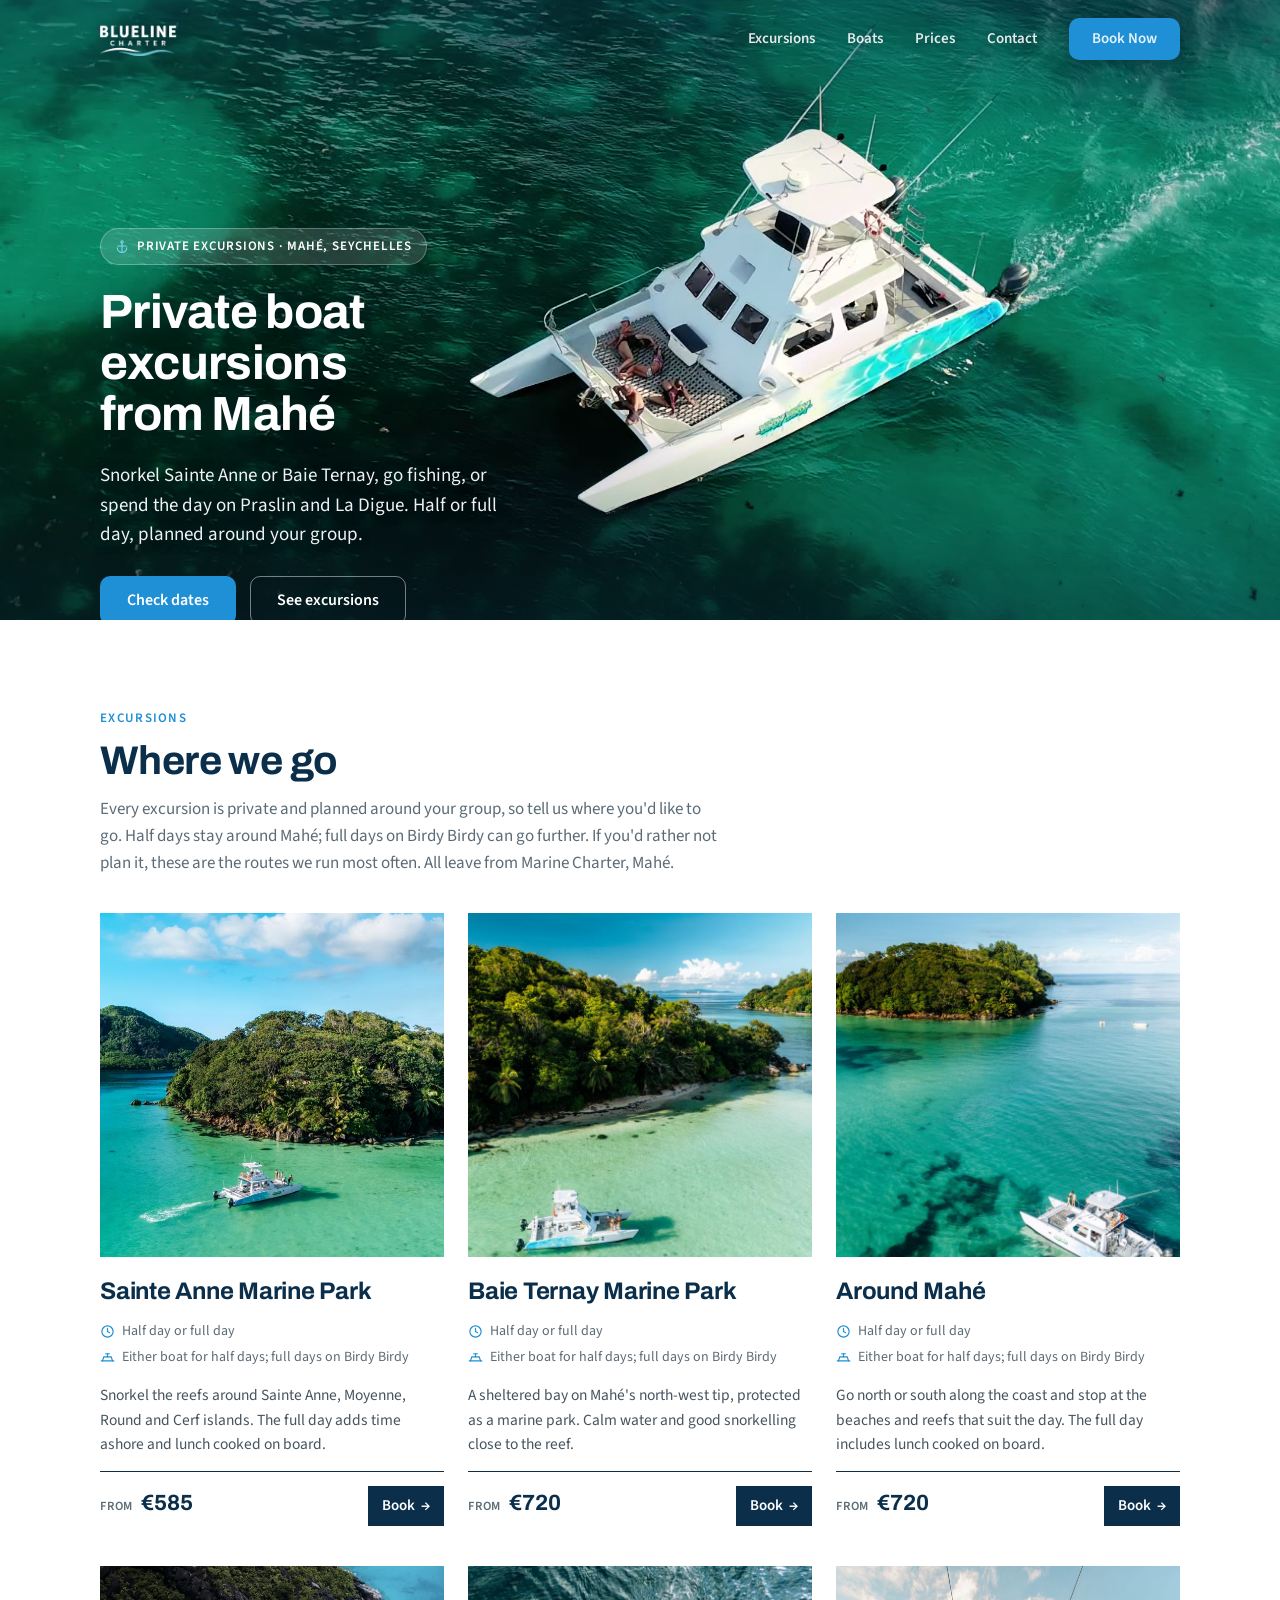
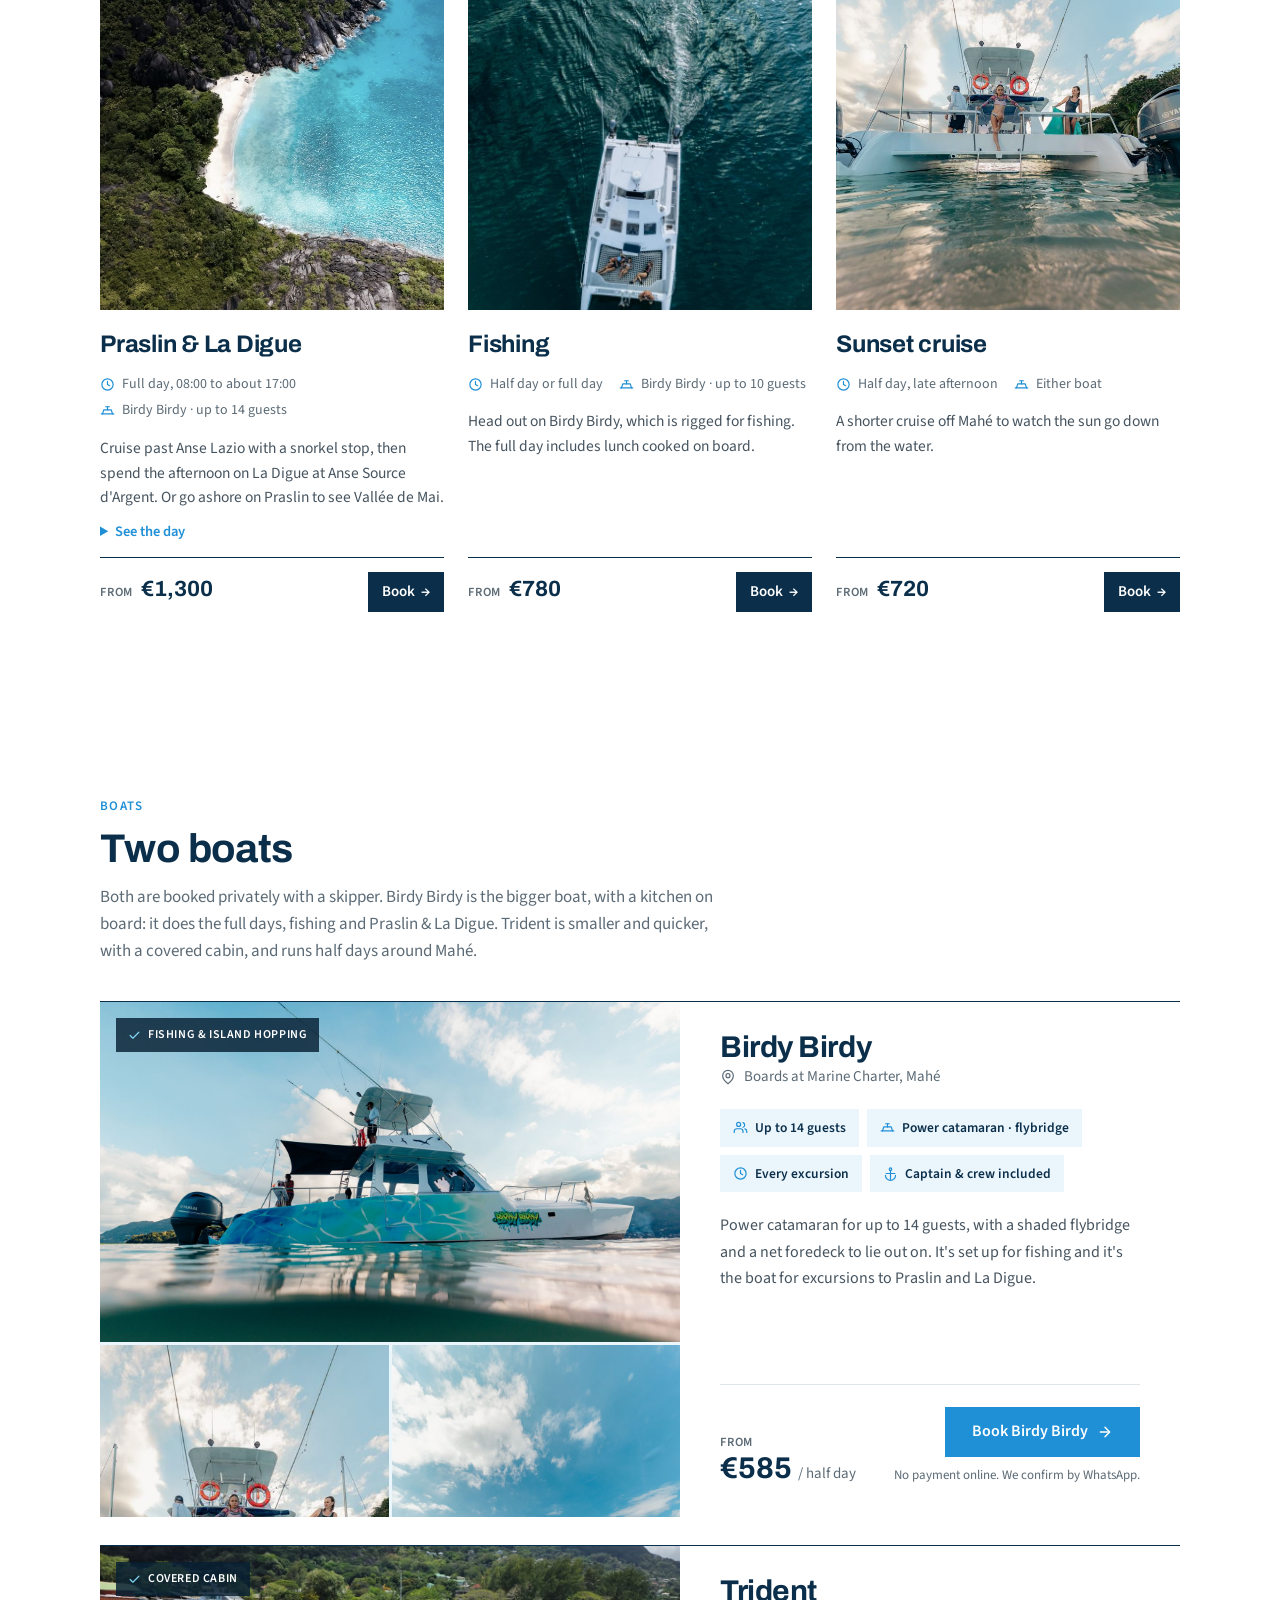
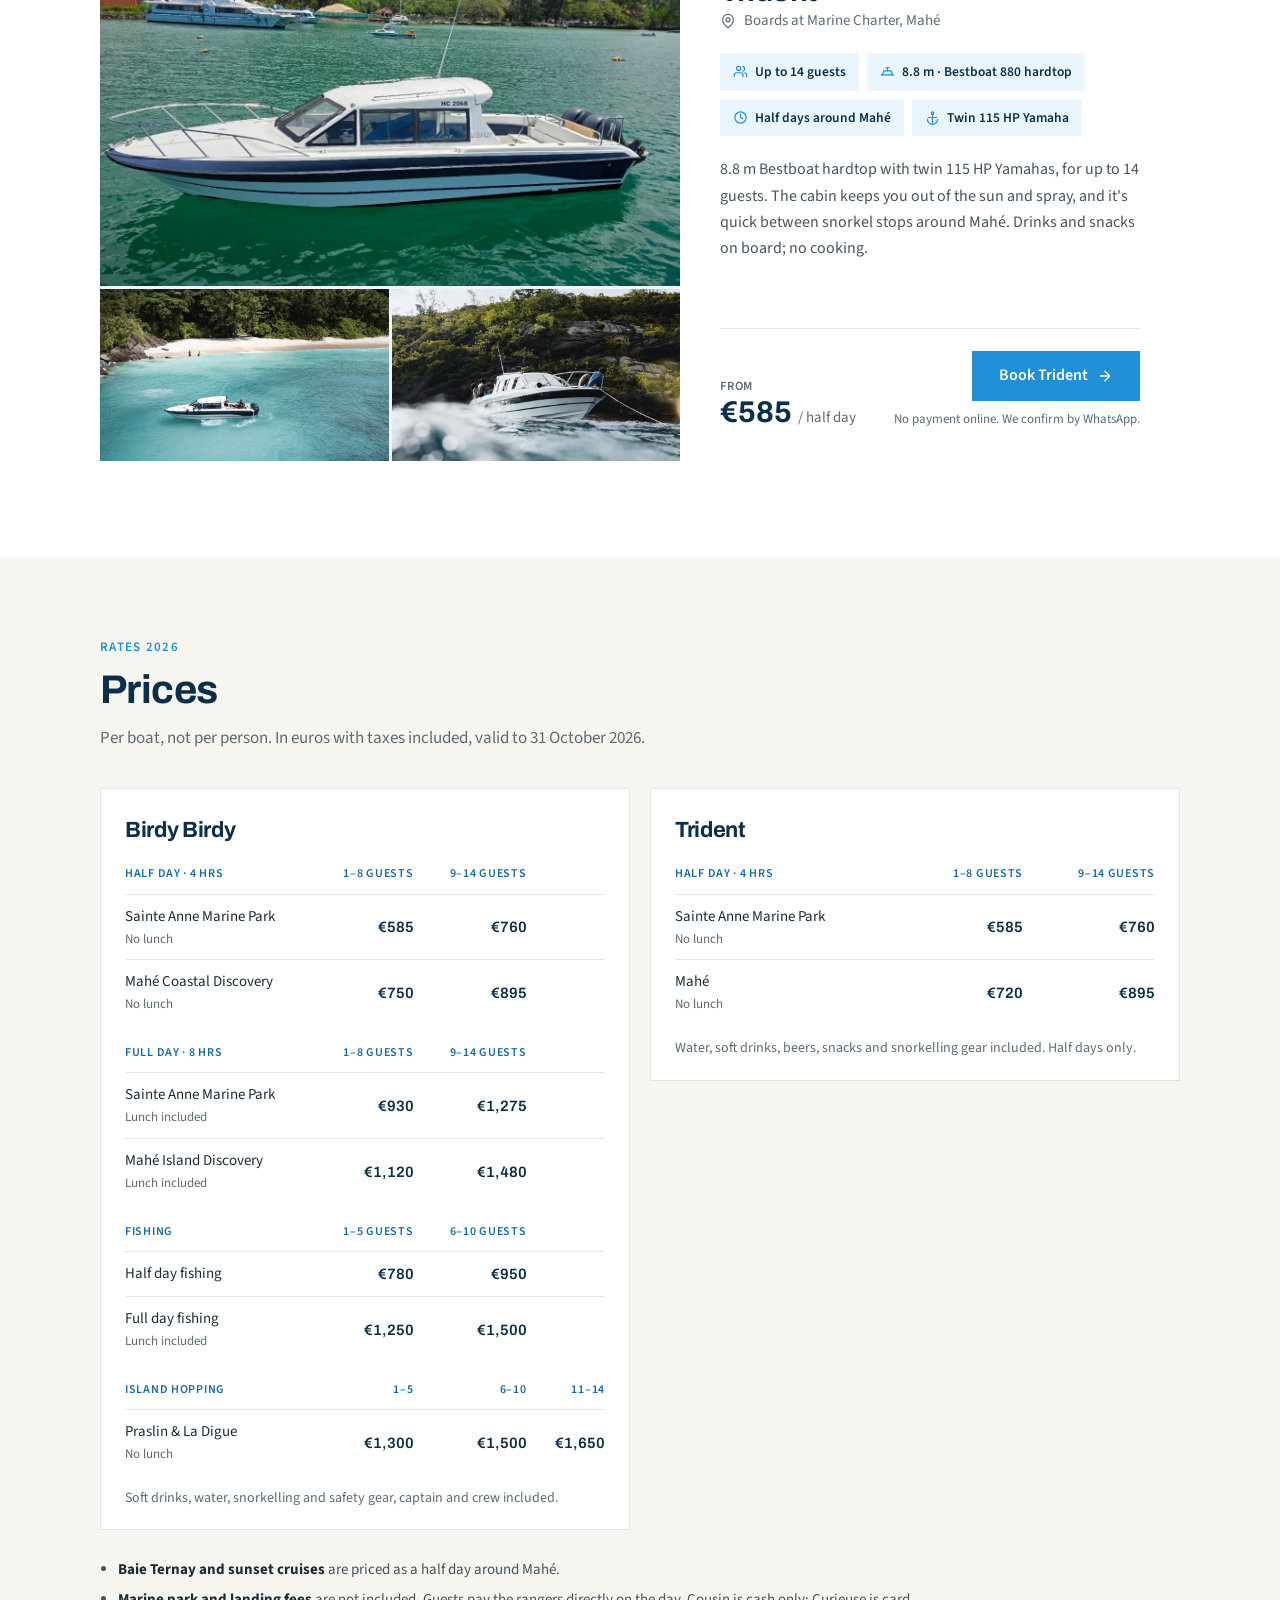
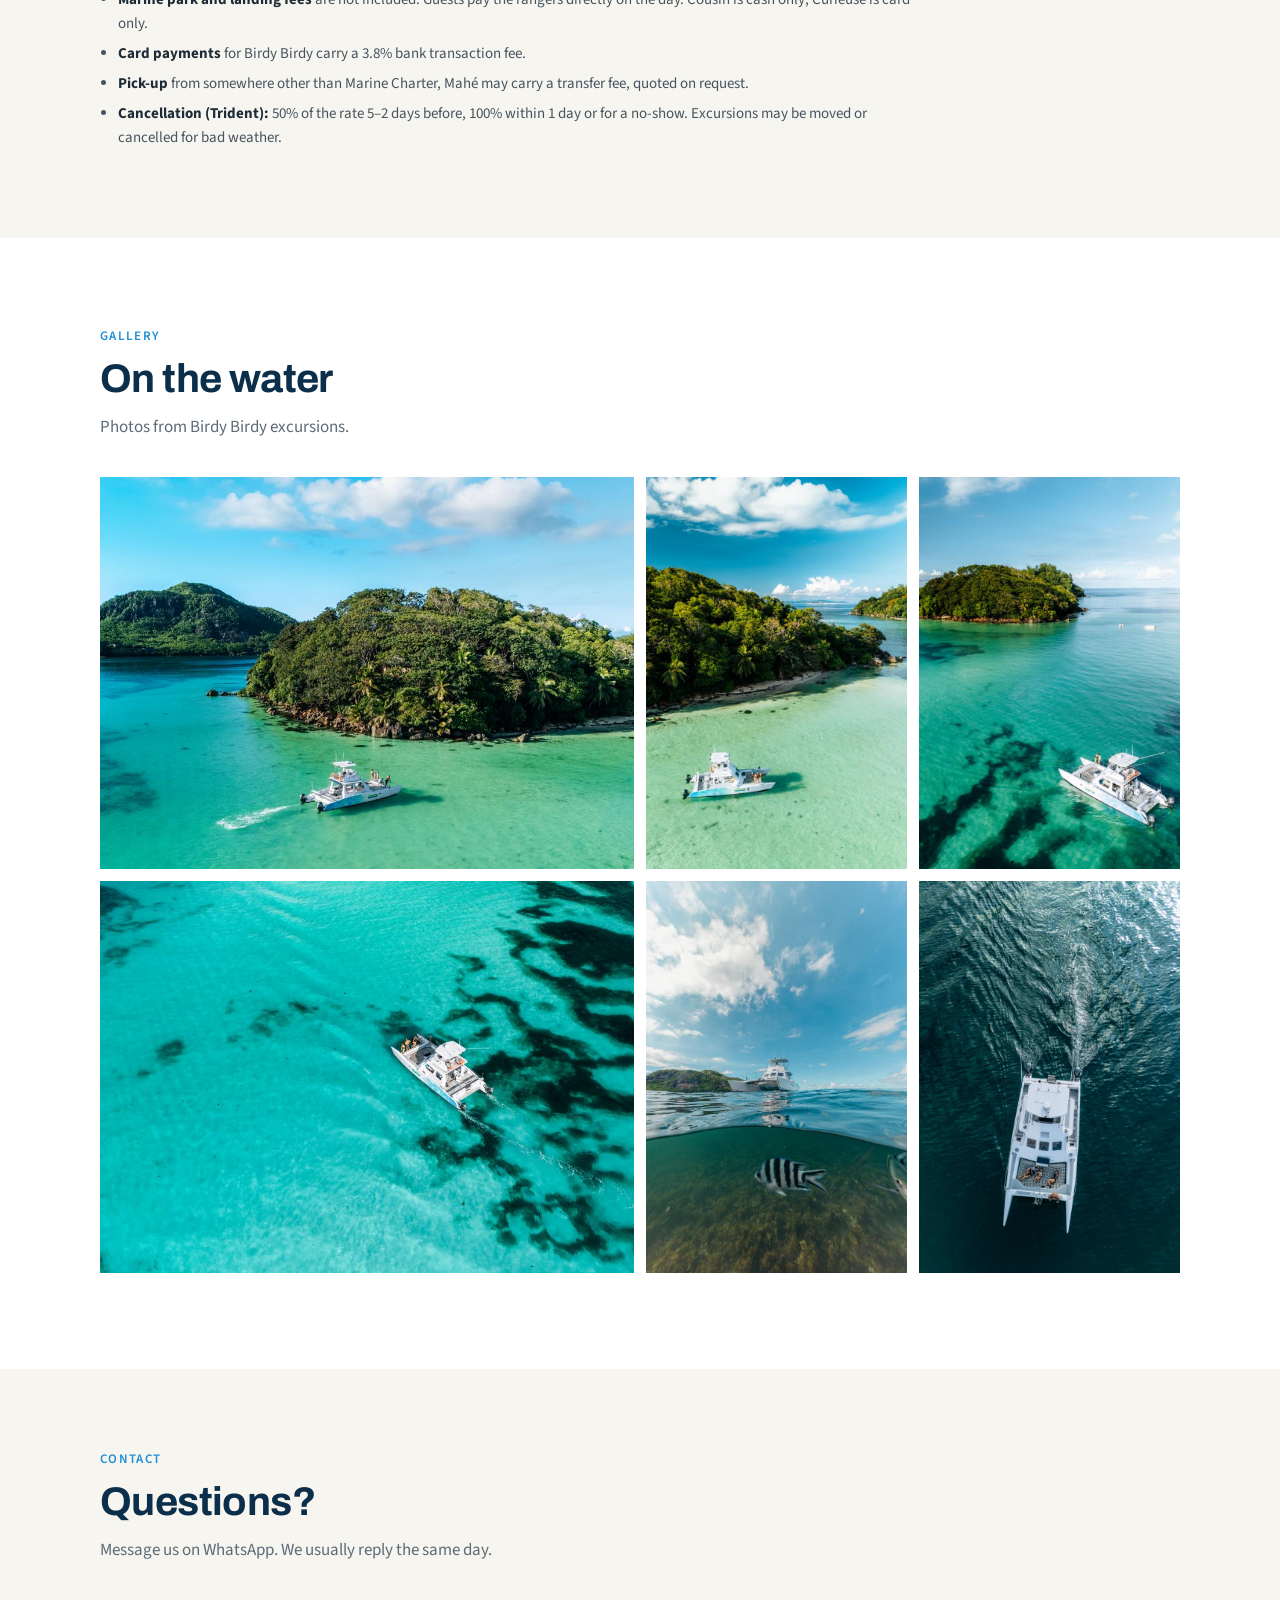
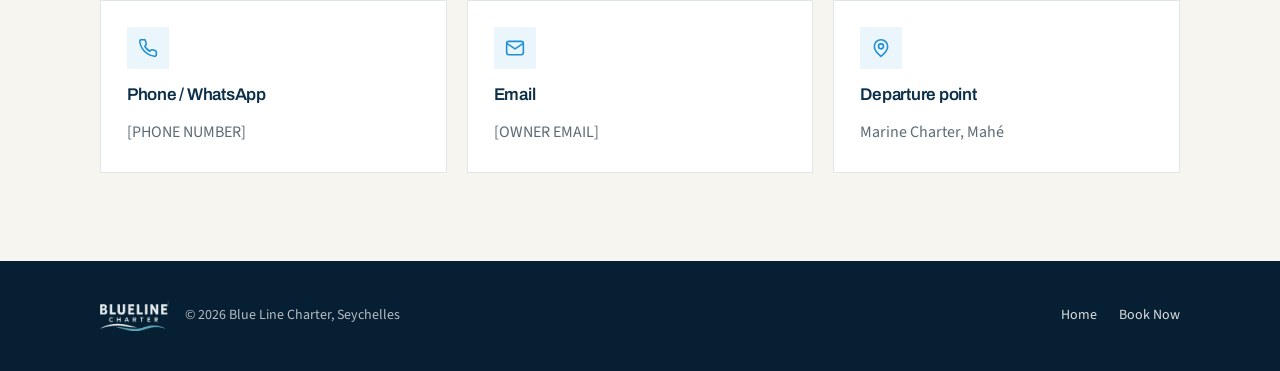
<file: index.html>
<!doctype html>
<html lang="en">
<head>
  <meta charset="UTF-8" />
  <meta name="viewport" content="width=device-width, initial-scale=1" />
  <title>Blue Line Charter | Private Boat Trips from Mahé, Seychelles</title>
  <meta name="description" content="Private boat excursions from Mahé, Seychelles, planned around your group: Sainte Anne and Baie Ternay marine parks, the Mahé coast, fishing, sunset cruises and day trips to Praslin and La Digue. Two boats, prices per boat." />
  <link rel="preconnect" href="https://fonts.googleapis.com" />
  <link rel="preconnect" href="https://fonts.gstatic.com" crossorigin />
  <link rel="stylesheet" href="https://fonts.googleapis.com/css2?family=Archivo:wght@500;600;700&family=Source+Sans+3:wght@400;600&display=swap" />
  <link rel="stylesheet" href="css/style.css" />
</head>
<body class="has-hero">

  <header class="site-header">
    <div class="container">
      <a class="brand" href="index.html"><img src="images/logo-light.png" alt="Blue Line Charter" /></a>
      <ul class="nav-links">
        <li><a href="index.html#excursions">Excursions</a></li>
        <li><a href="index.html#boats">Boats</a></li>
        <li><a href="index.html#rates">Prices</a></li>
        <li><a href="index.html#contact">Contact</a></li>
        <li class="nav-cta"><a href="book.html" class="btn btn-primary btn-sm">Book Now</a></li>
      </ul>
    </div>
  </header>

  <!-- Hero: muted looping drone footage, poster frame shown until it plays -->
  <section class="hero">
    <video
      class="hero-media"
      autoplay
      muted
      loop
      playsinline
      preload="metadata"
      poster="images/hero-poster.jpg"
      data-src-wide="images/hero-wide.mp4"
      data-src-tall="images/hero-tall.mp4"
      data-poster-tall="images/hero-poster-tall.jpg"
      aria-label="Aerial footage of Birdy Birdy cruising over turquoise water"
    >
      <source src="images/hero-wide.mp4" type="video/mp4" />
    </video>
    <img
      class="hero-media hero-still"
      alt=""
      data-src-wide="images/hero-still-wide.jpg"
      data-src-tall="images/hero-still-tall.jpg"
    />

    <div class="container">
      <span class="pill-badge">
        <svg width="14" height="14" viewBox="0 0 24 24" fill="none" stroke="#7fd3f2" stroke-width="2" stroke-linecap="round" stroke-linejoin="round" aria-hidden="true"><circle cx="12" cy="5" r="2"></circle><path d="M12 7v14"></path><path d="M5 12h14"></path><path d="M4 15a8 8 0 0 0 16 0"></path></svg>
        Private excursions &middot; Mahé, Seychelles
      </span>
      <h1>Private boat excursions from Mahé</h1>
      <p>Snorkel Sainte Anne or Baie Ternay, go fishing, or spend the day on Praslin and La Digue. Half or full day, planned around your group.</p>
      <div class="hero-actions">
        <a href="book.html" class="btn btn-primary">Check dates</a>
        <a href="index.html#excursions" class="btn btn-ghost">See excursions</a>
      </div>
    </div>
  </section>

  <section id="excursions">
    <div class="container">

      <div class="section-heading">
        <div class="eyebrow">Excursions</div>
        <h2>Where we go</h2>
        <p>Every excursion is private and planned around your group, so tell us where you'd like to go. Half days stay around Mahé; full days on Birdy Birdy can go further. If you'd rather not plan it, these are the routes we run most often. All leave from Marine Charter, Mahé.</p>
      </div>

      <div class="excursion-grid">
        <article class="excursion">
          <div class="excursion-photo"><img src="images/gal-island-cruise.jpg" alt="Birdy Birdy cruising past a green island" loading="lazy" decoding="async" /></div>
          <h3>Sainte Anne Marine Park</h3>
          <ul class="excursion-meta">
            <li><svg width="15" height="15" viewBox="0 0 24 24" fill="none" stroke="#1f8fd6" stroke-width="1.9" stroke-linecap="round" stroke-linejoin="round" aria-hidden="true"><circle cx="12" cy="12" r="9"></circle><path d="M12 7v5l3.5 2"></path></svg>Half day or full day</li>
            <li><svg width="15" height="15" viewBox="0 0 24 24" fill="none" stroke="#1f8fd6" stroke-width="1.9" stroke-linecap="round" stroke-linejoin="round" aria-hidden="true"><path d="M2 17.5h20"></path><path d="M4 17.5 6 11h12l2 6.5"></path><path d="M12 11V6"></path><path d="M9 6h6"></path></svg>Either boat for half days; full days on Birdy Birdy</li>
          </ul>
          <p>Snorkel the reefs around Sainte Anne, Moyenne, Round and Cerf islands. The full day adds time ashore and lunch cooked on board.</p>
          <div class="excursion-foot">
            <span class="price-label">From</span>
            <span class="price">€585</span>
            <a href="book.html?excursion=ste-anne" class="excursion-link">Book</a>
          </div>
        </article>
        <article class="excursion">
          <div class="excursion-photo"><img src="images/gal-beach.jpg" alt="Forested shoreline over shallow turquoise water" loading="lazy" decoding="async" /></div>
          <h3>Baie Ternay Marine Park</h3>
          <ul class="excursion-meta">
            <li><svg width="15" height="15" viewBox="0 0 24 24" fill="none" stroke="#1f8fd6" stroke-width="1.9" stroke-linecap="round" stroke-linejoin="round" aria-hidden="true"><circle cx="12" cy="12" r="9"></circle><path d="M12 7v5l3.5 2"></path></svg>Half day or full day</li>
            <li><svg width="15" height="15" viewBox="0 0 24 24" fill="none" stroke="#1f8fd6" stroke-width="1.9" stroke-linecap="round" stroke-linejoin="round" aria-hidden="true"><path d="M2 17.5h20"></path><path d="M4 17.5 6 11h12l2 6.5"></path><path d="M12 11V6"></path><path d="M9 6h6"></path></svg>Either boat for half days; full days on Birdy Birdy</li>
          </ul>
          <p>A sheltered bay on Mahé's north-west tip, protected as a marine park. Calm water and good snorkelling close to the reef.</p>
          <div class="excursion-foot">
            <span class="price-label">From</span>
            <span class="price">€720</span>
            <a href="book.html?excursion=ternay" class="excursion-link">Book</a>
          </div>
        </article>
        <article class="excursion">
          <div class="excursion-photo"><img src="images/gal-anchored.jpg" alt="A green island over clear turquoise shallows" loading="lazy" decoding="async" /></div>
          <h3>Around Mahé</h3>
          <ul class="excursion-meta">
            <li><svg width="15" height="15" viewBox="0 0 24 24" fill="none" stroke="#1f8fd6" stroke-width="1.9" stroke-linecap="round" stroke-linejoin="round" aria-hidden="true"><circle cx="12" cy="12" r="9"></circle><path d="M12 7v5l3.5 2"></path></svg>Half day or full day</li>
            <li><svg width="15" height="15" viewBox="0 0 24 24" fill="none" stroke="#1f8fd6" stroke-width="1.9" stroke-linecap="round" stroke-linejoin="round" aria-hidden="true"><path d="M2 17.5h20"></path><path d="M4 17.5 6 11h12l2 6.5"></path><path d="M12 11V6"></path><path d="M9 6h6"></path></svg>Either boat for half days; full days on Birdy Birdy</li>
          </ul>
          <p>Go north or south along the coast and stop at the beaches and reefs that suit the day. The full day includes lunch cooked on board.</p>
          <div class="excursion-foot">
            <span class="price-label">From</span>
            <span class="price">€720</span>
            <a href="book.html?excursion=mahe" class="excursion-link">Book</a>
          </div>
        </article>
        <article class="excursion">
          <div class="excursion-photo"><img src="images/beach-aerial.jpg" alt="White sand beach and clear water from above" loading="lazy" decoding="async" /></div>
          <h3>Praslin &amp; La Digue</h3>
          <ul class="excursion-meta">
            <li><svg width="15" height="15" viewBox="0 0 24 24" fill="none" stroke="#1f8fd6" stroke-width="1.9" stroke-linecap="round" stroke-linejoin="round" aria-hidden="true"><circle cx="12" cy="12" r="9"></circle><path d="M12 7v5l3.5 2"></path></svg>Full day, 08:00 to about 17:00</li>
            <li><svg width="15" height="15" viewBox="0 0 24 24" fill="none" stroke="#1f8fd6" stroke-width="1.9" stroke-linecap="round" stroke-linejoin="round" aria-hidden="true"><path d="M2 17.5h20"></path><path d="M4 17.5 6 11h12l2 6.5"></path><path d="M12 11V6"></path><path d="M9 6h6"></path></svg>Birdy Birdy &middot; up to 14 guests</li>
          </ul>
          <p>Cruise past Anse Lazio with a snorkel stop, then spend the afternoon on La Digue at Anse Source d'Argent. Or go ashore on Praslin to see Vallée de Mai.</p>
          <details class="excursion-day">
            <summary>See the day</summary>
            <p class="excursion-day-option">Coastal cruise (recommended)</p>
            <ol>
              <li><b>08:00</b> Leave Marine Charter, Mahé.</li>
              <li><b>Morning</b> Cruise along Praslin past Anse Georgette and Anse Lazio, and stop to swim and snorkel near Anse Lazio.</li>
              <li><b>Late morning</b> On to La Digue to see Anse Source d'Argent and explore by bike or buggy.</li>
              <li><b>15:30</b> Leave La Digue; back in Mahé around 17:00.</li>
            </ol>
            <p class="excursion-day-option">Praslin on land</p>
            <ol>
              <li><b>08:00</b> Leave Marine Charter, Mahé.</li>
              <li><b>Morning</b> Taxi on Praslin to Vallée de Mai and Anse Lazio.</li>
              <li><b>Afternoon</b> By boat to La Digue to explore and have lunch.</li>
            </ol>
            <p class="excursion-day-note">Snacks and drinks on board. Not included: entrance fees, taxis, bike or buggy hire and lunch. Times and stops depend on the weather and sea.</p>
          </details>
          <div class="excursion-foot">
            <span class="price-label">From</span>
            <span class="price">€1,300</span>
            <a href="book.html?boat=birdy-birdy&amp;excursion=islands" class="excursion-link">Book</a>
          </div>
        </article>
        <article class="excursion">
          <div class="excursion-photo"><img src="images/gal-topdown.jpg" alt="Birdy Birdy underway on deep blue water, from above" loading="lazy" decoding="async" /></div>
          <h3>Fishing</h3>
          <ul class="excursion-meta">
            <li><svg width="15" height="15" viewBox="0 0 24 24" fill="none" stroke="#1f8fd6" stroke-width="1.9" stroke-linecap="round" stroke-linejoin="round" aria-hidden="true"><circle cx="12" cy="12" r="9"></circle><path d="M12 7v5l3.5 2"></path></svg>Half day or full day</li>
            <li><svg width="15" height="15" viewBox="0 0 24 24" fill="none" stroke="#1f8fd6" stroke-width="1.9" stroke-linecap="round" stroke-linejoin="round" aria-hidden="true"><path d="M2 17.5h20"></path><path d="M4 17.5 6 11h12l2 6.5"></path><path d="M12 11V6"></path><path d="M9 6h6"></path></svg>Birdy Birdy &middot; up to 10 guests</li>
          </ul>
          <p>Head out on Birdy Birdy, which is rigged for fishing. The full day includes lunch cooked on board.</p>
          <div class="excursion-foot">
            <span class="price-label">From</span>
            <span class="price">€780</span>
            <a href="book.html?boat=birdy-birdy&amp;excursion=fishing" class="excursion-link">Book</a>
          </div>
        </article>
        <article class="excursion">
          <div class="excursion-photo"><img src="images/boat-guests.jpg" alt="Guests on the stern of Birdy Birdy in the late afternoon" loading="lazy" decoding="async" /></div>
          <h3>Sunset cruise</h3>
          <ul class="excursion-meta">
            <li><svg width="15" height="15" viewBox="0 0 24 24" fill="none" stroke="#1f8fd6" stroke-width="1.9" stroke-linecap="round" stroke-linejoin="round" aria-hidden="true"><circle cx="12" cy="12" r="9"></circle><path d="M12 7v5l3.5 2"></path></svg>Half day, late afternoon</li>
            <li><svg width="15" height="15" viewBox="0 0 24 24" fill="none" stroke="#1f8fd6" stroke-width="1.9" stroke-linecap="round" stroke-linejoin="round" aria-hidden="true"><path d="M2 17.5h20"></path><path d="M4 17.5 6 11h12l2 6.5"></path><path d="M12 11V6"></path><path d="M9 6h6"></path></svg>Either boat</li>
          </ul>
          <p>A shorter cruise off Mahé to watch the sun go down from the water.</p>
          <div class="excursion-foot">
            <span class="price-label">From</span>
            <span class="price">€720</span>
            <a href="book.html?excursion=sunset" class="excursion-link">Book</a>
          </div>
        </article>
      </div>

    </div>
  </section>

  <section id="boats">
    <div class="container">

      <div class="section-heading">
        <div class="eyebrow">Boats</div>
        <h2>Two boats</h2>
        <p>Both are booked privately with a skipper. Birdy Birdy is the bigger boat, with a kitchen on board: it does the full days, fishing and Praslin &amp; La Digue. Trident is smaller and quicker, with a covered cabin, and runs half days around Mahé.</p>
      </div>

      <div class="boat-list">

      <article class="boat-card" id="birdy-birdy">

        <div class="boat-gallery">
          <div class="boat-gallery-main">
            <img src="images/boat-main.jpg" alt="Birdy Birdy at anchor, seen from the waterline" />
            <span class="gallery-badge">
              <svg width="13" height="13" viewBox="0 0 24 24" fill="none" stroke="#7fd3f2" stroke-width="2.2" stroke-linecap="round" stroke-linejoin="round" aria-hidden="true"><path d="M20 6 9 17l-5-5"></path></svg>
              Fishing &amp; island hopping
            </span>
          </div>
          <div class="boat-gallery-thumbs">
            <img src="images/boat-guests.jpg" alt="Guests on Birdy Birdy's stern steps" loading="lazy" decoding="async" />
            <img src="images/boat-snorkelling.jpg" alt="Snorkelling beside Birdy Birdy" loading="lazy" decoding="async" />
          </div>
        </div>

        <div class="boat-detail">

          <div>
            <h3>Birdy Birdy</h3>
            <div class="boat-place">
              <svg width="16" height="16" viewBox="0 0 24 24" fill="none" stroke="#5c6b76" stroke-width="1.8" stroke-linecap="round" stroke-linejoin="round" aria-hidden="true"><path d="M20 10c0 6-8 12-8 12s-8-6-8-12a8 8 0 0 1 16 0Z"></path><circle cx="12" cy="10" r="3"></circle></svg>
              <span>Boards at Marine Charter, Mahé</span>
            </div>
          </div>

          <div class="spec-chips">
            <span class="chip">
              <svg width="15" height="15" viewBox="0 0 24 24" fill="none" stroke="#1f8fd6" stroke-width="1.9" stroke-linecap="round" stroke-linejoin="round" aria-hidden="true"><path d="M16 20v-2a4 4 0 0 0-4-4H6a4 4 0 0 0-4 4v2"></path><circle cx="9" cy="7" r="3.2"></circle><path d="M22 20v-2a4 4 0 0 0-3-3.85"></path><path d="M16 4.15A4 4 0 0 1 16 11.7"></path></svg>
              Up to 14 guests
            </span>
            <span class="chip">
              <svg width="15" height="15" viewBox="0 0 24 24" fill="none" stroke="#1f8fd6" stroke-width="1.9" stroke-linecap="round" stroke-linejoin="round" aria-hidden="true"><path d="M2 17.5h20"></path><path d="M4 17.5 6 11h12l2 6.5"></path><path d="M12 11V6"></path><path d="M9 6h6"></path></svg>
              Power catamaran &middot; flybridge
            </span>
            <span class="chip">
              <svg width="15" height="15" viewBox="0 0 24 24" fill="none" stroke="#1f8fd6" stroke-width="1.9" stroke-linecap="round" stroke-linejoin="round" aria-hidden="true"><circle cx="12" cy="12" r="9"></circle><path d="M12 7v5l3.5 2"></path></svg>
              Every excursion
            </span>
            <span class="chip">
              <svg width="15" height="15" viewBox="0 0 24 24" fill="none" stroke="#1f8fd6" stroke-width="1.9" stroke-linecap="round" stroke-linejoin="round" aria-hidden="true"><circle cx="12" cy="5" r="2"></circle><path d="M12 7v14"></path><path d="M5 12h14"></path><path d="M4 15a8 8 0 0 0 16 0"></path></svg>
              Captain &amp; crew included
            </span>
          </div>

          <p class="boat-blurb">Power catamaran for up to 14 guests, with a shaded flybridge and a net foredeck to lie out on. It's set up for fishing and it's the boat for excursions to Praslin and La Digue.</p>

          <div class="boat-footer">
            <div>
              <div class="price-label">From</div>
              <div class="price">€585 <small>/ half day</small></div>
            </div>
            <div class="boat-cta">
              <a href="book.html?boat=birdy-birdy" class="btn btn-primary">
                Book Birdy Birdy
                <svg width="16" height="16" viewBox="0 0 24 24" fill="none" stroke="#ffffff" stroke-width="2.1" stroke-linecap="round" stroke-linejoin="round" aria-hidden="true"><path d="M5 12h13"></path><path d="m12 5 7 7-7 7"></path></svg>
              </a>
              <div class="note">No payment online. We confirm by WhatsApp.</div>
            </div>
          </div>

        </div>
      </article>

      <article class="boat-card" id="trident">

        <div class="boat-gallery">
          <div class="boat-gallery-main">
            <img src="images/trident-main.jpg" alt="Trident, a white hardtop cruiser with a navy hull stripe" />
            <span class="gallery-badge">
              <svg width="13" height="13" viewBox="0 0 24 24" fill="none" stroke="#7fd3f2" stroke-width="2.2" stroke-linecap="round" stroke-linejoin="round" aria-hidden="true"><path d="M20 6 9 17l-5-5"></path></svg>
              Covered cabin
            </span>
          </div>
          <div class="boat-gallery-thumbs">
            <img src="images/trident-beach.jpg" alt="Trident anchored off a beach" loading="lazy" decoding="async" />
            <img src="images/trident-moored.jpg" alt="Trident moored against granite rocks" loading="lazy" decoding="async" />
          </div>
        </div>

        <div class="boat-detail">

          <div>
            <h3>Trident</h3>
            <div class="boat-place">
              <svg width="16" height="16" viewBox="0 0 24 24" fill="none" stroke="#5c6b76" stroke-width="1.8" stroke-linecap="round" stroke-linejoin="round" aria-hidden="true"><path d="M20 10c0 6-8 12-8 12s-8-6-8-12a8 8 0 0 1 16 0Z"></path><circle cx="12" cy="10" r="3"></circle></svg>
              <span>Boards at Marine Charter, Mahé</span>
            </div>
          </div>

          <div class="spec-chips">
            <span class="chip">
              <svg width="15" height="15" viewBox="0 0 24 24" fill="none" stroke="#1f8fd6" stroke-width="1.9" stroke-linecap="round" stroke-linejoin="round" aria-hidden="true"><path d="M16 20v-2a4 4 0 0 0-4-4H6a4 4 0 0 0-4 4v2"></path><circle cx="9" cy="7" r="3.2"></circle><path d="M22 20v-2a4 4 0 0 0-3-3.85"></path><path d="M16 4.15A4 4 0 0 1 16 11.7"></path></svg>
              Up to 14 guests
            </span>
            <span class="chip">
              <svg width="15" height="15" viewBox="0 0 24 24" fill="none" stroke="#1f8fd6" stroke-width="1.9" stroke-linecap="round" stroke-linejoin="round" aria-hidden="true"><path d="M2 17.5h20"></path><path d="M4 17.5 6 11h12l2 6.5"></path><path d="M12 11V6"></path><path d="M9 6h6"></path></svg>
              8.8 m &middot; Bestboat 880 hardtop
            </span>
            <span class="chip">
              <svg width="15" height="15" viewBox="0 0 24 24" fill="none" stroke="#1f8fd6" stroke-width="1.9" stroke-linecap="round" stroke-linejoin="round" aria-hidden="true"><circle cx="12" cy="12" r="9"></circle><path d="M12 7v5l3.5 2"></path></svg>
              Half days around Mahé
            </span>
            <span class="chip">
              <svg width="15" height="15" viewBox="0 0 24 24" fill="none" stroke="#1f8fd6" stroke-width="1.9" stroke-linecap="round" stroke-linejoin="round" aria-hidden="true"><circle cx="12" cy="5" r="2"></circle><path d="M12 7v14"></path><path d="M5 12h14"></path><path d="M4 15a8 8 0 0 0 16 0"></path></svg>
              Twin 115 HP Yamaha
            </span>
          </div>

          <p class="boat-blurb">8.8 m Bestboat hardtop with twin 115 HP Yamahas, for up to 14 guests. The cabin keeps you out of the sun and spray, and it's quick between snorkel stops around Mahé. Drinks and snacks on board; no cooking.</p>

          <div class="boat-footer">
            <div>
              <div class="price-label">From</div>
              <div class="price">€585 <small>/ half day</small></div>
            </div>
            <div class="boat-cta">
              <a href="book.html?boat=trident" class="btn btn-primary">
                Book Trident
                <svg width="16" height="16" viewBox="0 0 24 24" fill="none" stroke="#ffffff" stroke-width="2.1" stroke-linecap="round" stroke-linejoin="round" aria-hidden="true"><path d="M5 12h13"></path><path d="m12 5 7 7-7 7"></path></svg>
              </a>
              <div class="note">No payment online. We confirm by WhatsApp.</div>
            </div>
          </div>

        </div>
      </article>

      </div>

    </div>
  </section>

  <section class="alt" id="rates">
    <div class="container">

      <div class="section-heading">
        <div class="eyebrow">Rates 2026</div>
        <h2>Prices</h2>
        <p>Per boat, not per person. In euros with taxes included, valid to 31 October 2026.</p>
      </div>

      <div class="rates-grid">
        <div class="rates-card">
          <h3>Birdy Birdy</h3>
          <div class="rates-scroll">
            <table class="rates-table">
              <tbody>
              <tr class="rates-group"><th>Half day &middot; 4 hrs</th><th>1–8 guests</th><th>9–14 guests</th><th></th></tr>
              <tr><td>Sainte Anne Marine Park<span>No lunch</span></td><td>€585</td><td>€760</td><td></td></tr>
              <tr><td>Mahé Coastal Discovery<span>No lunch</span></td><td>€750</td><td>€895</td><td></td></tr>
              <tr class="rates-group"><th>Full day &middot; 8 hrs</th><th>1–8 guests</th><th>9–14 guests</th><th></th></tr>
              <tr><td>Sainte Anne Marine Park<span>Lunch included</span></td><td>€930</td><td>€1,275</td><td></td></tr>
              <tr><td>Mahé Island Discovery<span>Lunch included</span></td><td>€1,120</td><td>€1,480</td><td></td></tr>
              <tr class="rates-group"><th>Fishing</th><th>1–5 guests</th><th>6–10 guests</th><th></th></tr>
              <tr><td>Half day fishing</td><td>€780</td><td>€950</td><td></td></tr>
              <tr><td>Full day fishing<span>Lunch included</span></td><td>€1,250</td><td>€1,500</td><td></td></tr>
              <tr class="rates-group"><th>Island hopping</th><th>1–5</th><th>6–10</th><th>11–14</th></tr>
              <tr><td>Praslin &amp; La Digue<span>No lunch</span></td><td>€1,300</td><td>€1,500</td><td>€1,650</td></tr>
              </tbody>
            </table>
          </div>
          <p class="rates-note">Soft drinks, water, snorkelling and safety gear, captain and crew included.</p>
        </div>
        <div class="rates-card">
          <h3>Trident</h3>
          <div class="rates-scroll">
            <table class="rates-table">
              <tbody>
              <tr class="rates-group"><th>Half day &middot; 4 hrs</th><th>1–8 guests</th><th>9–14 guests</th></tr>
              <tr><td>Sainte Anne Marine Park<span>No lunch</span></td><td>€585</td><td>€760</td></tr>
              <tr><td>Mahé<span>No lunch</span></td><td>€720</td><td>€895</td></tr>
              </tbody>
            </table>
          </div>
          <p class="rates-note">Water, soft drinks, beers, snacks and snorkelling gear included. Half days only.</p>
        </div>
      </div>

      <ul class="rates-fine">
        <li><strong>Baie Ternay and sunset cruises</strong> are priced as a half day around Mahé.</li>
        <li><strong>Marine park and landing fees</strong> are not included. Guests pay the rangers directly on the day. Cousin is cash only; Curieuse is card only.</li>
        <li><strong>Card payments</strong> for Birdy Birdy carry a 3.8% bank transaction fee.</li>
        <li><strong>Pick-up</strong> from somewhere other than Marine Charter, Mahé may carry a transfer fee, quoted on request.</li>
        <li><strong>Cancellation (Trident):</strong> 50% of the rate 5–2 days before, 100% within 1 day or for a no-show. Excursions may be moved or cancelled for bad weather.</li>
      </ul>

    </div>
  </section>

  <section id="gallery">
    <div class="container">

      <div class="section-heading">
        <div class="eyebrow">Gallery</div>
        <h2>On the water</h2>
        <p>Photos from Birdy Birdy excursions.</p>
      </div>

      <div class="gallery">
        <figure class="g-wide"><img src="images/gal-island-cruise.jpg" alt="Birdy Birdy cruising past a forested island" loading="lazy" decoding="async" width="1200" height="675" /></figure>
        <figure class="g-tall"><img src="images/gal-beach.jpg" alt="Birdy Birdy anchored in shallow water off a beach" loading="lazy" decoding="async" width="700" height="1244" /></figure>
        <figure class="g-tall"><img src="images/gal-anchored.jpg" alt="Aerial view of Birdy Birdy anchored beside an island" loading="lazy" decoding="async" width="700" height="1244" /></figure>
        <figure class="g-wide"><img src="images/gal-reef.jpg" alt="Aerial view of Birdy Birdy over a turquoise reef" loading="lazy" decoding="async" width="1200" height="675" /></figure>
        <figure class="g-tall"><img src="images/gal-snorkel.jpg" alt="Split-level view of reef fish below the surface beside the boat" loading="lazy" decoding="async" width="700" height="1049" /></figure>
        <figure class="g-tall"><img src="images/gal-topdown.jpg" alt="Overhead view of Birdy Birdy under way" loading="lazy" decoding="async" width="700" height="1244" /></figure>
      </div>

    </div>
  </section>

  <section class="alt" id="contact">
    <div class="container">

      <div class="section-heading">
        <div class="eyebrow">Contact</div>
        <h2>Questions?</h2>
        <p>Message us on WhatsApp. We usually reply the same day.</p>
      </div>

      <div class="contact-grid">

        <div class="contact-card">
          <div class="icon-circle">
            <svg width="20" height="20" viewBox="0 0 24 24" fill="none" stroke="#1f8fd6" stroke-width="1.9" stroke-linecap="round" stroke-linejoin="round" aria-hidden="true"><path d="M22 16.9v3a2 2 0 0 1-2.2 2 19.8 19.8 0 0 1-8.6-3.1 19.5 19.5 0 0 1-6-6A19.8 19.8 0 0 1 2.1 4.2 2 2 0 0 1 4.1 2h3a2 2 0 0 1 2 1.7c.1 1 .4 1.9.7 2.8a2 2 0 0 1-.5 2.1L8.1 9.9a16 16 0 0 0 6 6l1.3-1.3a2 2 0 0 1 2.1-.4c.9.3 1.8.6 2.8.7a2 2 0 0 1 1.7 2Z"></path></svg>
          </div>
          <h4>Phone / WhatsApp</h4>
          <p>[PHONE NUMBER]</p>
        </div>

        <div class="contact-card">
          <div class="icon-circle">
            <svg width="20" height="20" viewBox="0 0 24 24" fill="none" stroke="#1f8fd6" stroke-width="1.9" stroke-linecap="round" stroke-linejoin="round" aria-hidden="true"><rect x="2" y="4" width="20" height="16" rx="2.5"></rect><path d="m3 7 9 6 9-6"></path></svg>
          </div>
          <h4>Email</h4>
          <p>[OWNER EMAIL]</p>
        </div>

        <div class="contact-card">
          <div class="icon-circle">
            <svg width="20" height="20" viewBox="0 0 24 24" fill="none" stroke="#1f8fd6" stroke-width="1.9" stroke-linecap="round" stroke-linejoin="round" aria-hidden="true"><path d="M20 10c0 6-8 12-8 12s-8-6-8-12a8 8 0 0 1 16 0Z"></path><circle cx="12" cy="10" r="3"></circle></svg>
          </div>
          <h4>Departure point</h4>
          <p>Marine Charter, Mahé</p>
        </div>

      </div>
    </div>
  </section>

  <footer class="site-footer">
    <div class="container">
      <div class="footer-brand">
        <img src="images/logo-light.png" alt="Blue Line Charter" />
        <span>&copy; <span id="year"></span> Blue Line Charter, Seychelles</span>
      </div>
      <div class="footer-links">
        <a href="index.html">Home</a>
        <a href="book.html">Book Now</a>
      </div>
    </div>
  </footer>

  <script>
    document.getElementById('year').textContent = new Date().getFullYear();

    // Each hero cut is pre-cropped to the band its layout actually shows, so
    // none of the bitrate is spent on rows that get cropped away. Pick the
    // right one before the video loads. `media` on <source> is unreliable, so
    // this is done in script; the markup defaults to the wide cut.
    // Transparent header over the hero, solid once you scroll past the scrim.
    (function () {
      var header = document.querySelector('.site-header');
      if (!header || !document.body.classList.contains('has-hero')) return;
      var sync = function () {
        header.classList.toggle('is-solid', window.scrollY > 40);
      };
      sync();
      window.addEventListener('scroll', sync, { passive: true });
    })();

    (function () {
      var v = document.querySelector('.hero-media');
      if (!v || !window.matchMedia) return;
      var narrow = window.matchMedia('(max-width: 767px)').matches;
      var still = document.querySelector('.hero-still');

      // Swap to a full-resolution photo when the video can't run: reduced
      // motion, or autoplay refused (Low Power Mode, data saver, site
      // autoplay settings). The video stays up until the photo has loaded.
      var useStill = function () {
        v.pause();
        still.onload = function () { document.querySelector('.hero').classList.add('is-still'); };
        still.src = narrow ? still.dataset.srcTall : still.dataset.srcWide;
      };

      if (window.matchMedia('(prefers-reduced-motion: reduce)').matches) {
        v.removeAttribute('autoplay');
        v.preload = 'none';
        useStill();
        return;
      }

      if (narrow) {
        v.poster = v.dataset.posterTall;
        v.querySelector('source').src = v.dataset.srcTall;
        v.load();
      }

      var p = v.play();
      if (p && p.catch) p.catch(function (e) { if (e.name === 'NotAllowedError') useStill(); });
    })();
  </script>
</body>
</html>
</file>
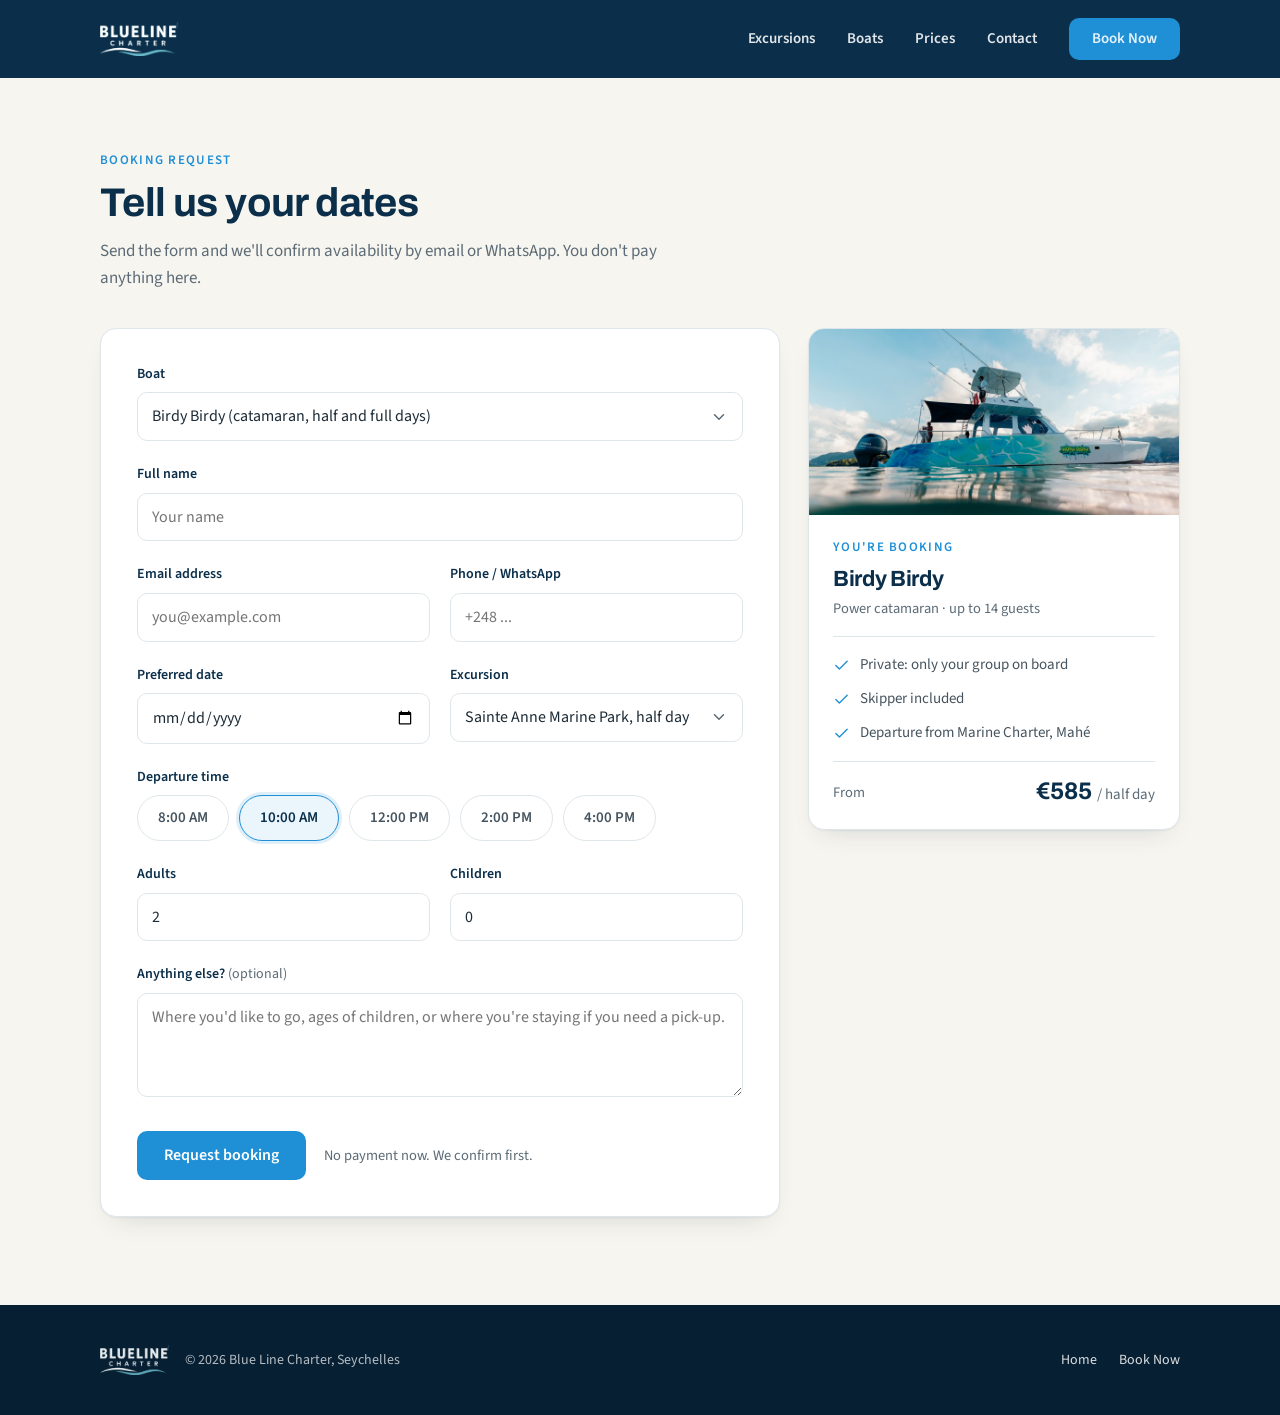
<file: book.html>
<!doctype html>
<html lang="en">
<head>
  <meta charset="UTF-8" />
  <meta name="viewport" content="width=device-width, initial-scale=1" />
  <title>Book Now | Blue Line Charter</title>
  <meta name="description" content="Request a private boat excursion from Mahé with Blue Line Charter. Send your date and group size and we confirm availability by email or WhatsApp." />
  <link rel="preconnect" href="https://fonts.googleapis.com" />
  <link rel="preconnect" href="https://fonts.gstatic.com" crossorigin />
  <link rel="stylesheet" href="https://fonts.googleapis.com/css2?family=Archivo:wght@500;600;700&family=Source+Sans+3:wght@400;600&display=swap" />
  <link rel="stylesheet" href="css/style.css" />
</head>
<body>

  <header class="site-header">
    <div class="container">
      <a class="brand" href="index.html"><img src="images/logo-light.png" alt="Blue Line Charter" /></a>
      <ul class="nav-links">
        <li><a href="index.html#excursions">Excursions</a></li>
        <li><a href="index.html#boats">Boats</a></li>
        <li><a href="index.html#rates">Prices</a></li>
        <li><a href="index.html#contact">Contact</a></li>
        <li class="nav-cta"><a href="book.html" class="btn btn-primary btn-sm">Book Now</a></li>
      </ul>
    </div>
  </header>

  <section class="alt">
    <div class="container">

      <div class="section-heading">
        <div class="eyebrow">Booking request</div>
        <h1 style="font-size: 40px; line-height: 1.12; color: var(--navy); font-weight: 700; margin-bottom: 12px;">Tell us your dates</h1>
        <p>Send the form and we'll confirm availability by email or WhatsApp. You don't pay anything here.</p>
      </div>

      <div class="booking-layout">

        <div class="booking-form">
          <!--
            Netlify Forms: detected at deploy time by scanning the static HTML
            for name + data-netlify="true". After the first deploy, go to
            Site settings > Forms > Notifications and add an email notification
            pointing at the owner's inbox, or submissions are captured silently
            with nobody emailed.
          -->
          <form
            name="booking"
            method="POST"
            data-netlify="true"
            data-netlify-honeypot="bot-field"
            action="/thanks.html"
          >
            <input type="hidden" name="form-name" value="booking" />
            <p class="honeypot-field">
              <label>Don't fill this out if you're human: <input name="bot-field" /></label>
            </p>

            <div class="form-stack">

              <div>
                <label for="boat">Boat</label>
                <select id="boat" name="boat" required>
                  <option value="Birdy Birdy">Birdy Birdy (catamaran, half and full days)</option>
                  <option value="Trident">Trident (8.8 m hardtop, half days around Mahé)</option>
                  <option value="No preference">No preference (whichever is free)</option>
                </select>
              </div>

              <div>
                <label for="name">Full name</label>
                <input type="text" id="name" name="name" placeholder="Your name" required />
              </div>

              <div class="form-split">
                <div>
                  <label for="email">Email address</label>
                  <input type="email" id="email" name="email" placeholder="you@example.com" required />
                </div>
                <div>
                  <label for="phone">Phone / WhatsApp</label>
                  <input type="tel" id="phone" name="phone" placeholder="+248 ..." required />
                </div>
              </div>

              <div class="form-split">
                <div>
                  <label for="date">Preferred date</label>
                  <input type="date" id="date" name="date" required />
                </div>
                <div>
                  <label for="excursion">Excursion</label>
                  <select id="excursion" name="excursion" required>
                    <option value="Sainte Anne Marine Park, half day" data-key="ste-anne">Sainte Anne Marine Park, half day</option>
                    <option value="Sainte Anne Marine Park, full day" data-birdy-only>Sainte Anne Marine Park, full day</option>
                    <option value="Baie Ternay Marine Park, half day" data-key="ternay">Baie Ternay Marine Park, half day</option>
                    <option value="Baie Ternay Marine Park, full day" data-birdy-only>Baie Ternay Marine Park, full day</option>
                    <option value="Around Mahé, half day" data-key="mahe">Around Mahé, half day</option>
                    <option value="Around Mahé, full day" data-birdy-only>Around Mahé, full day</option>
                    <option value="Fishing, half day" data-key="fishing" data-birdy-only>Fishing, half day</option>
                    <option value="Fishing, full day" data-birdy-only>Fishing, full day</option>
                    <option value="Praslin &amp; La Digue" data-key="islands" data-birdy-only>Praslin &amp; La Digue, full day</option>
                    <option value="Sunset cruise" data-key="sunset">Sunset cruise</option>
                    <option value="Custom">Something else (tell us below)</option>
                  </select>
                </div>
              </div>

              <div>
                <span class="field-label">Departure time</span>
                <div class="time-options">
                  <input type="radio" id="t0800" name="time" value="8:00 AM" />
                  <label for="t0800">8:00 AM</label>

                  <input type="radio" id="t1000" name="time" value="10:00 AM" checked />
                  <label for="t1000">10:00 AM</label>

                  <input type="radio" id="t1200" name="time" value="12:00 PM" />
                  <label for="t1200">12:00 PM</label>

                  <input type="radio" id="t1400" name="time" value="2:00 PM" />
                  <label for="t1400">2:00 PM</label>

                  <input type="radio" id="t1600" name="time" value="4:00 PM" />
                  <label for="t1600">4:00 PM</label>
                </div>
              </div>

              <div class="form-split">
                <div>
                  <label for="adults">Adults</label>
                  <input type="number" id="adults" name="adults" min="1" value="2" required />
                </div>
                <div>
                  <label for="children">Children</label>
                  <input type="number" id="children" name="children" min="0" value="0" />
                </div>
              </div>

              <div>
                <label for="message">Anything else? <span class="optional">(optional)</span></label>
                <textarea id="message" name="message" placeholder="Where you'd like to go, ages of children, or where you're staying if you need a pick-up."></textarea>
              </div>

              <div class="submit-row">
                <button type="submit" class="btn btn-primary">Request booking</button>
                <span class="note">No payment now. We confirm first.</span>
              </div>

            </div>
          </form>
        </div>

        <aside class="booking-summary">
          <img src="images/boat-main.jpg" alt="Birdy Birdy" data-summary="img" />
          <div class="booking-summary-body">
            <div>
              <div class="eyebrow" style="margin-bottom: 4px;">You're booking</div>
              <h3 data-summary="name">Birdy Birdy</h3>
              <div class="sub" data-summary="sub">Power catamaran &middot; up to 14 guests</div>
            </div>
            <ul class="summary-list">
              <li>
                <svg width="17" height="17" viewBox="0 0 24 24" fill="none" stroke="#1f8fd6" stroke-width="1.9" stroke-linecap="round" stroke-linejoin="round" aria-hidden="true"><path d="M20 6 9 17l-5-5"></path></svg>
                Private: only your group on board
              </li>
              <li>
                <svg width="17" height="17" viewBox="0 0 24 24" fill="none" stroke="#1f8fd6" stroke-width="1.9" stroke-linecap="round" stroke-linejoin="round" aria-hidden="true"><path d="M20 6 9 17l-5-5"></path></svg>
                Skipper included
              </li>
              <li>
                <svg width="17" height="17" viewBox="0 0 24 24" fill="none" stroke="#1f8fd6" stroke-width="1.9" stroke-linecap="round" stroke-linejoin="round" aria-hidden="true"><path d="M20 6 9 17l-5-5"></path></svg>
                Departure from Marine Charter, Mahé
              </li>
            </ul>
            <div class="summary-price">
              <span class="sub">From</span>
              <span class="price">€585 <small>/ half day</small></span>
            </div>
          </div>
        </aside>

      </div>
    </div>
  </section>

  <footer class="site-footer">
    <div class="container">
      <div class="footer-brand">
        <img src="images/logo-light.png" alt="Blue Line Charter" />
        <span>&copy; <span id="year"></span> Blue Line Charter, Seychelles</span>
      </div>
      <div class="footer-links">
        <a href="index.html">Home</a>
        <a href="book.html">Book Now</a>
      </div>
    </div>
  </footer>

  <script>
    document.getElementById('year').textContent = new Date().getFullYear();

    // Keep the summary card in step with the chosen boat, preselect boat and
    // excursion from ?boat= / ?excursion= on the homepage links, and only
    // offer Birdy Birdy's full days, fishing and island hopping when that
    // boat (or either) can do them. Trident only runs half days around Mahé.
    (function () {
      var boats = {
        'Birdy Birdy': { img: 'images/boat-main.jpg', sub: 'Power catamaran &middot; up to 14 guests' },
        'Trident': { img: 'images/trident-main.jpg', sub: '8.8 m hardtop cruiser &middot; up to 14 guests' },
        'No preference': { img: 'images/boat-main.jpg', name: 'Either boat', sub: 'Birdy Birdy or Trident &middot; up to 14 guests' }
      };
      var slugs = { 'birdy-birdy': 'Birdy Birdy', 'trident': 'Trident' };
      var select = document.getElementById('boat');
      var trip = document.getElementById('excursion');
      var params = new URLSearchParams(location.search);
      var q = params.get('boat');
      if (slugs[q]) select.value = slugs[q];
      else if (params.get('excursion')) select.value = 'No preference';
      var pick = trip.querySelector('[data-key="' + params.get('excursion') + '"]');
      if (pick) trip.value = pick.value;

      var sync = function () {
        var b = boats[select.value];
        var img = document.querySelector('[data-summary="img"]');
        img.src = b.img;
        img.alt = b.name || select.value;
        document.querySelector('[data-summary="name"]').textContent = b.name || select.value;
        document.querySelector('[data-summary="sub"]').innerHTML = b.sub;

        var trident = select.value === 'Trident';
        trip.querySelectorAll('[data-birdy-only]').forEach(function (o) { o.disabled = trident; });
        if (trip.selectedOptions[0].disabled) trip.selectedIndex = 0;
      };
      select.addEventListener('change', sync);
      sync();
    })();
  </script>
</body>
</html>
</file>
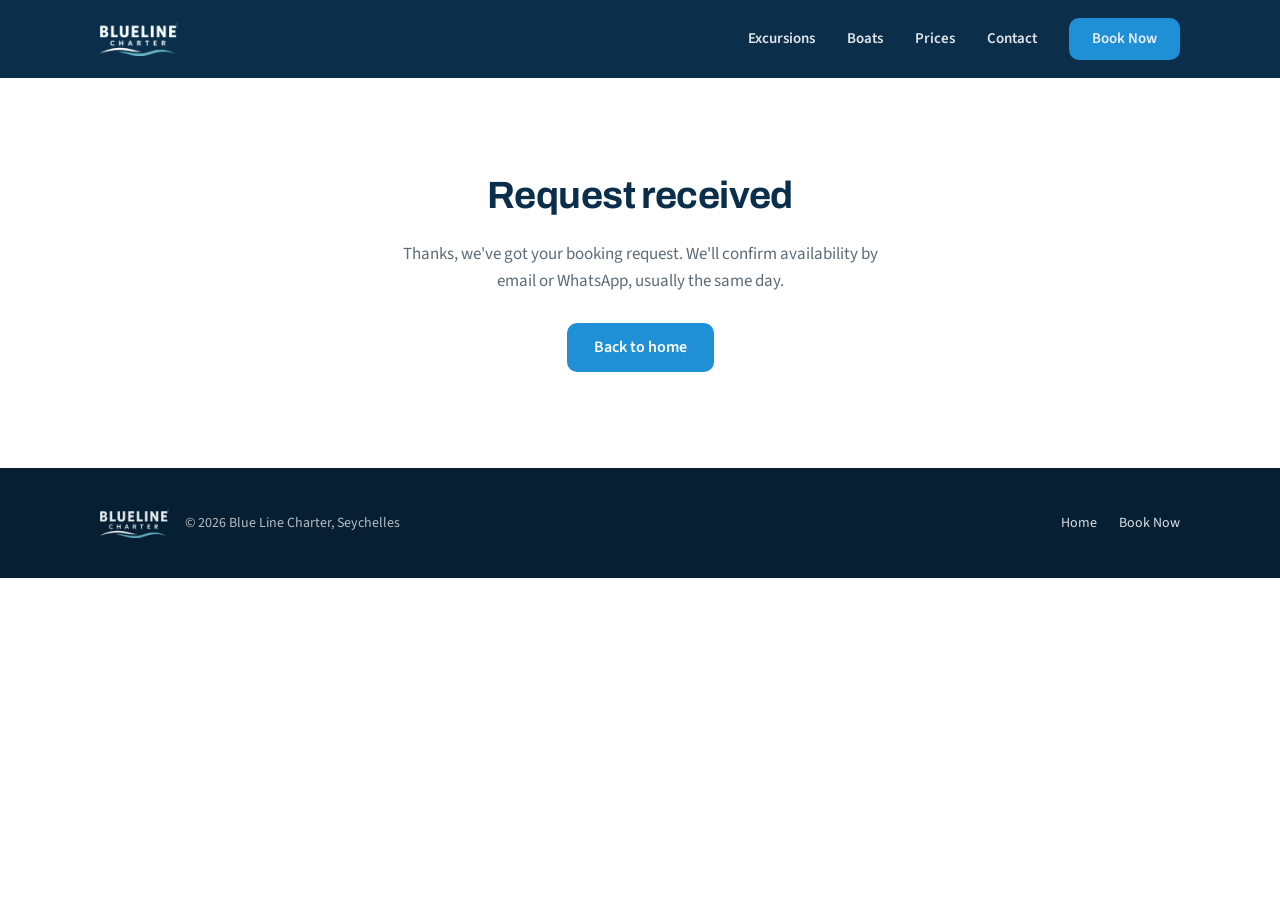
<file: thanks.html>
<!doctype html>
<html lang="en">
<head>
  <meta charset="UTF-8" />
  <meta name="viewport" content="width=device-width, initial-scale=1" />
  <title>Thank You | Blue Line Charter</title>
  <meta name="robots" content="noindex" />
  <link rel="preconnect" href="https://fonts.googleapis.com" />
  <link rel="preconnect" href="https://fonts.gstatic.com" crossorigin />
  <link rel="stylesheet" href="https://fonts.googleapis.com/css2?family=Archivo:wght@500;600;700&family=Source+Sans+3:wght@400;600&display=swap" />
  <link rel="stylesheet" href="css/style.css" />
</head>
<body>

  <header class="site-header">
    <div class="container">
      <a class="brand" href="index.html"><img src="images/logo-light.png" alt="Blue Line Charter" /></a>
      <ul class="nav-links">
        <li><a href="index.html#excursions">Excursions</a></li>
        <li><a href="index.html#boats">Boats</a></li>
        <li><a href="index.html#rates">Prices</a></li>
        <li><a href="index.html#contact">Contact</a></li>
        <li class="nav-cta"><a href="book.html" class="btn btn-primary btn-sm">Book Now</a></li>
      </ul>
    </div>
  </header>

  <div class="thanks-box">
    <h1>Request received</h1>
    <p>Thanks, we've got your booking request. We'll confirm availability by email or WhatsApp, usually the same day.</p>
    <a href="index.html" class="btn btn-primary">Back to home</a>
  </div>

  <footer class="site-footer">
    <div class="container">
      <div class="footer-brand">
        <img src="images/logo-light.png" alt="Blue Line Charter" />
        <span>&copy; <span id="year"></span> Blue Line Charter, Seychelles</span>
      </div>
      <div class="footer-links">
        <a href="index.html">Home</a>
        <a href="book.html">Book Now</a>
      </div>
    </div>
  </footer>

  <script>
    document.getElementById('year').textContent = new Date().getFullYear();
  </script>
</body>
</html>
</file>
<file: css/style.css>
/* Blue Line Charter — design system
   Fonts load from Google Fonts when online; the fallback stacks are
   metric-close, so the pages still read correctly offline. */

:root {
  --navy: #0b2f4a;
  --navy-dark: #071f33;
  --blue: #1f8fd6;
  --blue-dark: #176ca3;
  --blue-light: #eaf5fc;
  --sand: #f7f5ef;
  --text: #1c2b36;
  --text-body: #46545f;
  --text-muted: #5c6b76;
  --white: #ffffff;
  --border: #dfe6ea;
  --radius: 10px;
  --radius-card: 16px;
  --shadow-card: 0 1px 2px rgba(11, 47, 74, 0.05), 0 12px 28px -14px rgba(11, 47, 74, 0.18);
  --max-width: 1128px;
  --font-display: Archivo, "Helvetica Neue", Helvetica, Arial, sans-serif;
  --font-body: "Source Sans 3", "Helvetica Neue", Helvetica, Arial, sans-serif;
}

* { box-sizing: border-box; }
html { scroll-behavior: smooth; }

body {
  margin: 0;
  font-family: var(--font-body);
  color: var(--text);
  background: var(--white);
  line-height: 1.6;
  -webkit-font-smoothing: antialiased;
}

img { max-width: 100%; display: block; }
a { color: var(--blue); text-decoration: none; }
a:hover { color: var(--blue-dark); }

h1, h2, h3, h4 {
  font-family: var(--font-display);
  margin: 0;
  letter-spacing: -0.015em;
}

.container {
  max-width: var(--max-width);
  margin: 0 auto;
  padding: 0 24px;
}

.eyebrow {
  font-size: 13px;
  font-weight: 600;
  letter-spacing: 0.10em;
  text-transform: uppercase;
  color: var(--blue);
  margin-bottom: 10px;
}

/* ---------- Header ---------- */

.site-header {
  position: fixed;
  top: 0;
  left: 0;
  right: 0;
  z-index: 30;
  background: var(--navy);
  color: var(--white);
  transition: background 0.3s ease, box-shadow 0.3s ease;
}

/* Pages without a hero keep a solid bar, so their content needs to clear it. */
body:not(.has-hero) { padding-top: 70px; }

/* Over a hero the bar is transparent and the video runs behind it; it fades
   to solid as soon as you scroll, where the hero's top scrim runs out. */
body.has-hero .site-header { background: transparent; }

body.has-hero .site-header .brand img,
body.has-hero .site-header .nav-links a {
  filter: drop-shadow(0 1px 6px rgba(7, 31, 51, 0.5));
}

body.has-hero .site-header.is-solid {
  background: rgba(11, 47, 74, 0.92);
  -webkit-backdrop-filter: saturate(150%) blur(12px);
  backdrop-filter: saturate(150%) blur(12px);
  box-shadow: 0 1px 0 rgba(255, 255, 255, 0.07), 0 8px 24px -18px rgba(0, 0, 0, 0.7);
}

body.has-hero .site-header.is-solid .brand img,
body.has-hero .site-header.is-solid .nav-links a {
  filter: none;
}

/* Anchor targets must clear the fixed bar. */
#boat, #gallery, #contact { scroll-margin-top: 86px; }

.site-header .container {
  display: flex;
  align-items: center;
  justify-content: space-between;
  padding-top: 18px;
  padding-bottom: 18px;
  gap: 20px;
}

.brand img { height: 34px; width: auto; }

.nav-links {
  display: flex;
  gap: 32px;
  align-items: center;
  list-style: none;
  margin: 0;
  padding: 0;
}

.nav-links a {
  color: rgba(255, 255, 255, 0.88);
  font-size: 15px;
  font-weight: 600;
}

.nav-links a:hover { color: var(--white); }

/* ---------- Buttons ---------- */

.btn {
  display: inline-flex;
  align-items: center;
  justify-content: center;
  gap: 9px;
  padding: 14px 26px;
  border-radius: var(--radius);
  font-family: var(--font-body);
  font-weight: 600;
  font-size: 16px;
  line-height: 1.2;
  text-decoration: none;
  border: 1px solid transparent;
  cursor: pointer;
  transition: background 0.15s ease, border-color 0.15s ease;
}

.btn-primary { background: var(--blue); color: var(--white); }
.btn-primary:hover { background: var(--blue-dark); color: var(--white); }

.btn-ghost {
  background: transparent;
  color: var(--white);
  border-color: rgba(255, 255, 255, 0.45);
}
.btn-ghost:hover { background: rgba(255, 255, 255, 0.12); color: var(--white); }

.btn-sm { padding: 11px 22px; font-size: 15px; }

/* ---------- Hero (video) ---------- */

.hero {
  position: relative;
  height: 740px;
  overflow: hidden;
  background: var(--navy);
}

.hero-media {
  position: absolute;
  inset: 0;
  width: 100%;
  height: 100%;
  object-fit: cover;
  object-position: 50% 50%;
}

/* Top-left scrim: the boat drifts through the centre of the frame,
   so the copy is anchored top-left and only that corner is darkened. */
.hero::before,
.hero::after {
  content: "";
  position: absolute;
  inset: 0;
  pointer-events: none;
}

.hero::before {
  background: radial-gradient(120% 90% at 0% 0%,
    rgba(7, 31, 51, 0.80) 0%,
    rgba(7, 31, 51, 0.52) 30%,
    rgba(7, 31, 51, 0.12) 56%,
    rgba(7, 31, 51, 0.00) 72%);
}

.hero::after {
  background: linear-gradient(180deg,
    rgba(7, 31, 51, 0.42) 0%,
    rgba(7, 31, 51, 0.00) 26%,
    rgba(7, 31, 51, 0.00) 68%,
    rgba(7, 31, 51, 0.42) 100%);
}

.hero .container {
  position: relative;
  z-index: 1;
  height: 100%;
  padding-top: 158px;
  display: flex;
  flex-direction: column;
  justify-content: flex-start;
  align-items: flex-start;
  gap: 22px;
}

.hero h1 {
  font-size: 54px;
  line-height: 1.06;
  font-weight: 700;
  color: var(--white);
  max-width: 470px;
  text-wrap: pretty;
  text-shadow: 0 2px 24px rgba(7, 31, 51, 0.35);
}

.hero p {
  font-size: 19px;
  line-height: 1.55;
  color: rgba(255, 255, 255, 0.94);
  max-width: 430px;
  margin: 0;
  text-wrap: pretty;
  text-shadow: 0 1px 16px rgba(7, 31, 51, 0.4);
}

.hero-actions {
  display: flex;
  gap: 14px;
  flex-wrap: wrap;
  margin-top: 4px;
}

.pill-badge {
  display: inline-flex;
  align-items: center;
  gap: 8px;
  background: rgba(255, 255, 255, 0.14);
  border: 1px solid rgba(255, 255, 255, 0.28);
  color: var(--white);
  font-size: 13px;
  font-weight: 600;
  letter-spacing: 0.06em;
  text-transform: uppercase;
  padding: 7px 14px;
  border-radius: 999px;
}

/* Full-quality still of the loop's first frame (from the 4K source), swapped
   in by script when the video can't play
   (reduced motion, or autoplay blocked e.g. by Low Power Mode). */
.hero-still { opacity: 0; transition: opacity 0.4s ease; }
.hero.is-still .hero-still { opacity: 1; }
.hero.is-still video.hero-media { visibility: hidden; }
.hero-still:not([src]) { display: none; }

/* Safari draws a big play button over a muted video it refused to
   autoplay; this is a background, so never show it. */
video.hero-media::-webkit-media-controls-start-playback-button,
video.hero-media::-webkit-media-controls-overlay-play-button,
video.hero-media::-webkit-media-controls { display: none !important; -webkit-appearance: none; }

/* ---------- Sections ---------- */

section { padding: 88px 0 96px; }
section.alt { background: var(--sand); padding: 80px 0 88px; }

.section-heading { max-width: 620px; margin-bottom: 36px; }

.section-heading h2 {
  font-size: 40px;
  line-height: 1.12;
  color: var(--navy);
  font-weight: 700;
  margin-bottom: 12px;
}

.section-heading p {
  color: var(--text-muted);
  font-size: 17px;
  margin: 0;
  text-wrap: pretty;
}

/* ---------- Boat card ---------- */

.boat-card .btn { border-radius: 0; }

.boat-card {
  display: flex;
  border-top: 1.5px solid var(--navy);
  overflow: hidden;
}

.boat-gallery {
  position: relative;
  width: 580px;
  flex-shrink: 0;
  display: flex;
  flex-direction: column;
  gap: 3px;
  background: var(--blue-light);
}

.boat-gallery-main { position: relative; height: 340px; overflow: hidden; }
.boat-gallery-main img { width: 100%; height: 100%; object-fit: cover; object-position: 50% 52%; }

.boat-gallery-thumbs {
  display: grid;
  grid-template-columns: repeat(2, minmax(0, 1fr));
  gap: 3px;
  height: 172px;
}
.boat-gallery-thumbs img { width: 100%; height: 100%; object-fit: cover; }
/* Keep the snorkelling thumb on the boat, not the sky. */
#birdy-birdy .boat-gallery-thumbs img:last-child { object-position: 50% 92%; }

.gallery-badge {
  position: absolute;
  top: 16px;
  left: 16px;
  display: inline-flex;
  align-items: center;
  gap: 7px;
  background: rgba(7, 31, 51, 0.82);
  color: var(--white);
  font-size: 12px;
  font-weight: 600;
  letter-spacing: 0.05em;
  text-transform: uppercase;
  padding: 7px 12px;
}

.boat-detail {
  flex: 1;
  padding: 28px 40px 32px;
  display: flex;
  flex-direction: column;
  gap: 20px;
}

.boat-detail h3 { font-size: 30px; line-height: 1.15; color: var(--navy); font-weight: 700; }

.boat-place {
  display: flex;
  align-items: center;
  gap: 8px;
  color: var(--text-muted);
  font-size: 15px;
}

.spec-chips { display: flex; flex-wrap: wrap; gap: 8px; }

.chip {
  display: inline-flex;
  align-items: center;
  gap: 7px;
  background: var(--blue-light);
  color: var(--navy);
  font-size: 13.5px;
  font-weight: 600;
  padding: 8px 13px;
}

.boat-blurb { color: var(--text-body); font-size: 16px; line-height: 1.65; margin: 0; text-wrap: pretty; }

.boat-footer {
  border-top: 1px solid var(--border);
  margin-top: auto;
  padding-top: 22px;
  display: flex;
  align-items: flex-end;
  justify-content: space-between;
  gap: 20px;
  flex-wrap: wrap;
}

.price-label {
  font-size: 12.5px;
  font-weight: 600;
  letter-spacing: 0.06em;
  text-transform: uppercase;
  color: var(--text-muted);
}

.price {
  font-family: var(--font-display);
  font-size: 30px;
  font-weight: 700;
  color: var(--navy);
  line-height: 1.1;
}

.price small { font-family: var(--font-body); font-size: 15px; font-weight: 400; color: var(--text-muted); }

.boat-cta { display: flex; flex-direction: column; align-items: flex-end; gap: 8px; }
.boat-cta .note { font-size: 13px; color: var(--text-muted); }

.boat-list { display: flex; flex-direction: column; gap: 28px; }
.boat-card { scroll-margin-top: 96px; }

/* ---------- Excursions ---------- */

.excursion-grid {
  display: grid;
  grid-template-columns: repeat(3, minmax(0, 1fr));
  gap: 40px 24px;
}

/* Square photo on top, text straight on the page below it: no box or shadow. */
.excursion { display: flex; flex-direction: column; gap: 14px; }

.excursion-photo { aspect-ratio: 1 / 1; overflow: hidden; background: var(--blue-light); margin-bottom: 6px; }
.excursion-photo img { display: block; width: 100%; height: 100%; object-fit: cover; transition: transform 0.9s cubic-bezier(0.2, 0.7, 0.2, 1); }
.excursion:hover .excursion-photo img { transform: scale(1.05); }

.excursion h3 { font-size: 24px; line-height: 1.2; letter-spacing: -0.01em; color: var(--navy); font-weight: 700; margin: 0; }

.excursion-meta { list-style: none; margin: 0; padding: 0; display: flex; flex-wrap: wrap; gap: 4px 16px; font-size: 14px; color: var(--text-muted); }
.excursion-meta li { display: flex; align-items: center; gap: 7px; }
.excursion-meta svg { flex: none; }

.excursion p { margin: 0; color: var(--text-body); font-size: 15.5px; line-height: 1.6; flex: 1; }

.excursion-foot {
  display: flex;
  align-items: baseline;
  gap: 8px;
  padding-top: 14px;
  border-top: 1.5px solid var(--navy);
}
.excursion-foot .price-label { margin: 0; }
.excursion-foot .price { font-size: 22px; }
/* Inline itinerary on the Praslin & La Digue card. */
/* While it is open, don't stretch the other cards in its row to match. */
.excursion-grid:has(.excursion-day[open]) { align-items: start; }
.excursion-day { margin-top: -4px; font-size: 14.5px; }
.excursion-day summary { cursor: pointer; font-weight: 600; color: var(--blue); width: fit-content; }
.excursion .excursion-day p { flex: none; font-size: 14.5px; }
.excursion-day .excursion-day-option { margin-top: 12px; font-weight: 600; color: var(--navy); }
.excursion-day ol { list-style: none; margin: 6px 0 0; padding: 0; display: grid; gap: 6px; color: var(--text-body); line-height: 1.5; }
.excursion-day ol b { display: block; font-size: 12.5px; letter-spacing: 0.04em; text-transform: uppercase; color: var(--text-muted); }
.excursion-day .excursion-day-note { margin-top: 12px; color: var(--text-muted); line-height: 1.5; }
.excursion-link {
  margin-left: auto;
  display: inline-flex;
  align-items: center;
  gap: 6px;
  padding: 8px 14px;
  background: var(--navy);
  color: var(--white);
  font-weight: 600;
  font-size: 15px;
  text-decoration: none;
  transition: background 0.2s ease;
}
.excursion-link::after { content: "\2192"; transition: transform 0.2s ease; }
.excursion-link:hover { background: var(--blue); color: var(--white); }
.excursion-link:hover::after { transform: translateX(3px); }

/* ---------- Rates ---------- */

.rates-grid {
  display: grid;
  grid-template-columns: repeat(2, minmax(0, 1fr));
  gap: 20px;
  align-items: start;
}

.rates-card {
  background: var(--white);
  border: 1px solid var(--border);
  padding: 24px 24px 20px;
}

.rates-card h3 { font-size: 22px; color: var(--navy); font-weight: 700; margin: 0 0 12px; }

.rates-scroll { overflow-x: auto; }

.rates-table { width: 100%; border-collapse: collapse; font-size: 15px; }
.rates-table td, .rates-table th { padding: 10px 8px; text-align: right; white-space: nowrap; }
.rates-table td:first-child, .rates-table th:first-child { text-align: left; padding-left: 0; white-space: normal; }
.rates-table td:last-child, .rates-table th:last-child { padding-right: 0; }
.rates-table td { border-top: 1px solid var(--border); font-variant-numeric: tabular-nums; }
.rates-table td:not(:first-child) { font-family: var(--font-display); font-weight: 600; color: var(--navy); }
.rates-table td span { display: block; font-size: 13px; color: var(--text-muted); }
.rates-group th {
  padding-top: 18px;
  font-size: 12px;
  font-weight: 600;
  letter-spacing: 0.06em;
  text-transform: uppercase;
  color: var(--blue-dark);
}
.rates-table tbody tr.rates-group:first-child th { padding-top: 4px; }

.rates-note { margin: 12px 0 0; font-size: 14px; color: var(--text-muted); }

.rates-fine {
  margin: 28px 0 0;
  padding-left: 18px;
  max-width: 820px;
  color: var(--text-body);
  font-size: 15px;
  display: grid;
  gap: 6px;
}
.rates-fine strong { color: var(--text); }

/* ---------- Gallery ---------- */

.gallery {
  display: grid;
  grid-template-columns: repeat(4, minmax(0, 1fr));
  grid-auto-rows: 190px;
  gap: 12px;
}

.gallery figure {
  margin: 0;
  overflow: hidden;
  background: var(--blue-light);
  grid-row: span 2;
}

.gallery img {
  width: 100%;
  height: 100%;
  object-fit: cover;
  transition: transform 0.5s ease;
}

.gallery figure:hover img { transform: scale(1.03); }

.g-wide { grid-column: span 2; }

@media (prefers-reduced-motion: reduce) {
  .gallery img, .excursion-photo img, .excursion-link, .excursion-link::after { transition: none; }
  .gallery figure:hover img, .excursion:hover .excursion-photo img { transform: none; }
}

/* ---------- Contact ---------- */

.contact-grid {
  display: grid;
  grid-template-columns: repeat(3, minmax(0, 1fr));
  gap: 20px;
}

.contact-card {
  background: var(--white);
  border: 1px solid var(--border);
  padding: 26px;
  display: flex;
  flex-direction: column;
  gap: 12px;
}

.icon-circle {
  width: 42px;
  height: 42px;
  flex-shrink: 0;
  background: var(--blue-light);
  display: flex;
  align-items: center;
  justify-content: center;
}

.contact-card h4 { font-size: 17px; font-weight: 600; color: var(--navy); }
.contact-card p { color: var(--text-muted); font-size: 16px; margin: 0; }
.contact-card a { color: var(--text-muted); }
.contact-card a:hover { color: var(--blue); }

/* ---------- Booking ---------- */

.booking-layout { display: flex; gap: 28px; align-items: flex-start; }

.booking-form {
  flex: 1;
  background: var(--white);
  border: 1px solid var(--border);
  border-radius: var(--radius-card);
  padding: 34px 36px 36px;
  box-shadow: var(--shadow-card);
}

.form-stack { display: flex; flex-direction: column; gap: 22px; }
.form-split { display: grid; grid-template-columns: repeat(2, minmax(0, 1fr)); gap: 20px; }

label, .field-label {
  display: block;
  font-weight: 600;
  font-size: 14px;
  margin-bottom: 7px;
  color: var(--navy);
}

label .optional { font-weight: 400; color: var(--text-muted); }

input[type="text"],
input[type="email"],
input[type="tel"],
input[type="date"],
input[type="number"],
select,
textarea {
  width: 100%;
  padding: 13px 14px;
  border: 1px solid var(--border);
  border-radius: var(--radius);
  font-size: 16px;
  font-family: inherit;
  background: var(--white);
  color: var(--text);
  line-height: 1.3;
}

select {
  appearance: none;
  -webkit-appearance: none;
  padding-right: 44px;
  background-image: url("data:image/svg+xml;charset=utf-8,%3Csvg xmlns='http://www.w3.org/2000/svg' width='18' height='18' viewBox='0 0 24 24' fill='none' stroke='%235c6b76' stroke-width='2' stroke-linecap='round' stroke-linejoin='round'%3E%3Cpath d='m6 9 6 6 6-6'/%3E%3C/svg%3E");
  background-repeat: no-repeat;
  background-position: right 14px center;
}

input:focus, select:focus, textarea:focus {
  outline: none;
  border-color: var(--blue);
  box-shadow: 0 0 0 3px rgba(31, 143, 214, 0.16);
}

textarea { resize: vertical; min-height: 104px; }

/* Time picker — real radios, styled as pills */
.time-options { display: flex; flex-wrap: wrap; gap: 10px; }

.time-options input[type="radio"] {
  position: absolute;
  opacity: 0;
  width: 0;
  height: 0;
}

.time-options label {
  margin: 0;
  border: 1px solid var(--border);
  border-radius: 999px;
  padding: 10px 20px;
  font-size: 15px;
  font-weight: 600;
  color: var(--text-body);
  background: var(--white);
  cursor: pointer;
  transition: border-color 0.15s ease, background 0.15s ease;
}

.time-options label:hover { border-color: #b9c9d3; }

.time-options input[type="radio"]:checked + label {
  border-color: var(--blue);
  background: var(--blue-light);
  color: var(--navy);
  box-shadow: 0 0 0 3px rgba(31, 143, 214, 0.14);
}

.time-options input[type="radio"]:focus-visible + label {
  outline: 2px solid var(--blue);
  outline-offset: 2px;
}

.submit-row { display: flex; align-items: center; gap: 18px; flex-wrap: wrap; padding-top: 4px; }
.submit-row .note { color: var(--text-muted); font-size: 14.5px; }

/* Booking summary card */
.booking-summary {
  width: 372px;
  flex-shrink: 0;
  background: var(--white);
  border: 1px solid var(--border);
  border-radius: var(--radius-card);
  overflow: hidden;
  box-shadow: var(--shadow-card);
}

.booking-summary > img { width: 100%; height: 186px; object-fit: cover; object-position: 50% 52%; }
.booking-summary-body { padding: 22px 24px 24px; display: flex; flex-direction: column; gap: 16px; }
.booking-summary h3 { font-size: 22px; color: var(--navy); font-weight: 700; }
.booking-summary .sub { color: var(--text-muted); font-size: 14.5px; }

.summary-list {
  display: flex;
  flex-direction: column;
  gap: 10px;
  border-top: 1px solid var(--border);
  padding-top: 16px;
  margin: 0;
  padding-left: 0;
  list-style: none;
}

.summary-list li { display: flex; align-items: center; gap: 10px; color: var(--text-body); font-size: 15px; }

.summary-price {
  border-top: 1px solid var(--border);
  padding-top: 16px;
  display: flex;
  align-items: flex-end;
  justify-content: space-between;
  gap: 12px;
}

.summary-price .price { font-size: 24px; }

.honeypot-field { position: absolute; left: -9999px; top: -9999px; }

/* ---------- Footer ---------- */

.site-footer {
  background: var(--navy-dark);
  color: rgba(255, 255, 255, 0.7);
  padding: 40px 0;
}

.site-footer .container {
  display: flex;
  flex-wrap: wrap;
  gap: 20px;
  justify-content: space-between;
  align-items: center;
}

.footer-brand { display: flex; align-items: center; gap: 16px; }
.footer-brand img { height: 30px; width: auto; opacity: 0.9; }
.footer-brand span { font-size: 14px; }

.footer-links { display: flex; gap: 22px; font-size: 14px; }
.footer-links a { color: rgba(255, 255, 255, 0.85); }
.footer-links a:hover { color: var(--white); }

/* ---------- Thank you ---------- */

.thanks-box { max-width: 560px; margin: 96px auto; text-align: center; padding: 0 24px; }
.thanks-box h1 { color: var(--navy); font-size: 38px; margin-bottom: 14px; }
.thanks-box p { color: var(--text-muted); font-size: 17px; margin: 0 0 28px; }

/* ---------- Responsive ---------- */

@media (max-width: 1000px) {
  .boat-card { flex-direction: column; }
  .boat-gallery { width: 100%; }
  .booking-layout { flex-direction: column; }
  .booking-summary { width: 100%; }
  .contact-grid { grid-template-columns: 1fr; }
  .rates-grid { grid-template-columns: 1fr; }
  .excursion-grid { grid-template-columns: repeat(2, minmax(0, 1fr)); }
}

/* Mid widths: keep the hero short enough that the wide cut still scales by
   width, otherwise cover starts trimming the sides and can clip the boat. */
@media (max-width: 1280px) {
  .hero { height: 620px; }
  .hero .container { padding-top: 140px; }
  .hero h1 { font-size: 48px; }
}

@media (max-width: 1000px) {
  .gallery { grid-template-columns: repeat(2, minmax(0, 1fr)); grid-auto-rows: 165px; }
  .hero { height: 560px; }
  .hero .container { padding-top: 128px; }
  .hero h1 { font-size: 44px; }
}

@media (max-width: 760px) {
  .nav-links li:not(.nav-cta) { display: none; }
  .nav-links { gap: 16px; }

  .hero { height: 660px; }
  .hero .container {
    padding-top: 0;
    padding-bottom: 28px;
    justify-content: flex-end;
    gap: 16px;
  }
  .hero::before { background: none; }
  .hero::after {
    background: linear-gradient(180deg,
      rgba(7, 31, 51, 0.46) 0%,
      rgba(7, 31, 51, 0.00) 26%,
      rgba(7, 31, 51, 0.10) 48%,
      rgba(7, 31, 51, 0.90) 100%);
  }
  /* the tall cut already bakes in the 40% vertical offset */
  .hero-media { object-position: 50% 50%; }
  .hero h1 { font-size: 40px; max-width: none; }
  .hero p { font-size: 16.5px; max-width: none; }
  .hero-actions { width: 100%; }
  .hero-actions .btn { flex: 1; }

  section { padding: 48px 0 52px; }
  section.alt { padding: 44px 0 48px; }
  .section-heading h2 { font-size: 28px; }
  .section-heading p { font-size: 16px; }

  .boat-gallery-main { height: 236px; }
  .boat-gallery-thumbs { height: 108px; }
  .boat-detail { padding: 22px 20px 24px; gap: 16px; }
  .boat-detail h3 { font-size: 24px; }
  .boat-footer { flex-direction: column; align-items: stretch; gap: 14px; }
  .boat-cta { align-items: stretch; }
  .boat-cta .btn { width: 100%; }
  .boat-cta .note { text-align: center; }

  .gallery { grid-auto-rows: 118px; gap: 10px; }

  .rates-card { padding: 20px 18px 16px; }
  .excursion-grid { grid-template-columns: 1fr; }
  .rates-table { font-size: 14.5px; }

  .form-split { grid-template-columns: 1fr; }
  .booking-form { padding: 24px 20px 26px; }
  .submit-row { flex-direction: column; align-items: stretch; }
  .submit-row .btn { width: 100%; }
  .submit-row .note { text-align: center; }

  .site-footer .container { flex-direction: column; align-items: flex-start; }
}
</file>
